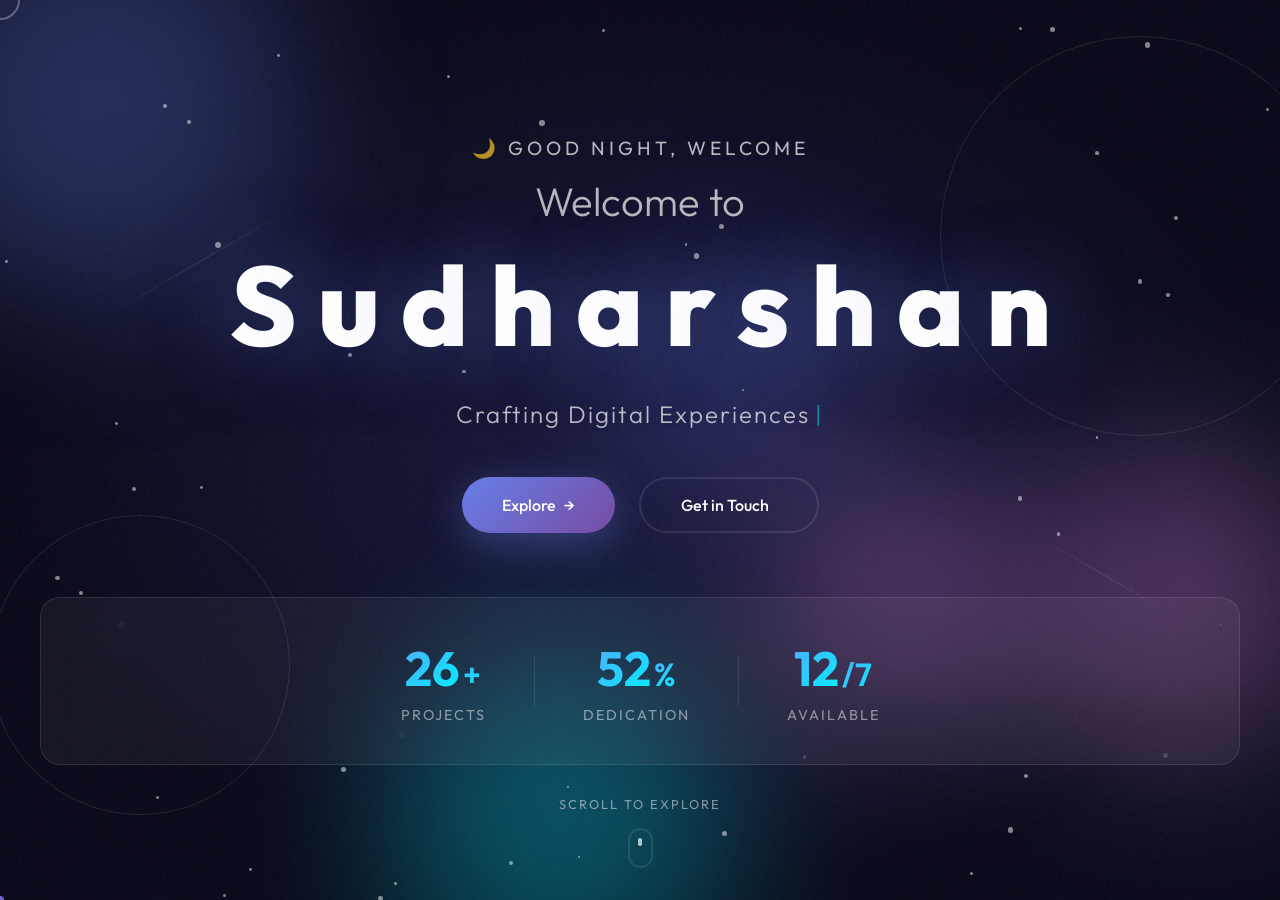
<file: index.html>
<!DOCTYPE html>
<html lang="en">
<head>
    <meta charset="UTF-8">
    <meta name="viewport" content="width=device-width, initial-scale=1.0">
    <meta name="description" content="Welcome to Sudharshan's interactive portfolio page">
    <title>Welcome to Sudharshan</title>
    <link rel="preconnect" href="https://fonts.googleapis.com">
    <link rel="preconnect" href="https://fonts.gstatic.com" crossorigin>
    <link href="https://fonts.googleapis.com/css2?family=Outfit:wght@300;400;500;600;700;800&display=swap" rel="stylesheet">
    <link rel="stylesheet" href="styles.css">
</head>
<body>
    <!-- Animated Background -->
    <div class="background-animation">
        <div class="floating-orb orb-1"></div>
        <div class="floating-orb orb-2"></div>
        <div class="floating-orb orb-3"></div>
        <div class="floating-orb orb-4"></div>
        <div class="floating-orb orb-5"></div>
    </div>

    <!-- Particle Container -->
    <div id="particles-container"></div>

    <!-- Main Content -->
    <main class="main-container">
        <div class="content-wrapper">
            <!-- Welcome Section -->
            <section class="welcome-section">
                <div class="greeting-text">
                    <span class="greeting-line" id="greeting-line">Hello, Welcome</span>
                </div>
                
                <h1 class="main-title">
                    <span class="title-line">Welcome to</span>
                    <span class="name-highlight" id="name-text">
                        <span class="letter">S</span>
                        <span class="letter">u</span>
                        <span class="letter">d</span>
                        <span class="letter">h</span>
                        <span class="letter">a</span>
                        <span class="letter">r</span>
                        <span class="letter">s</span>
                        <span class="letter">h</span>
                        <span class="letter">a</span>
                        <span class="letter">n</span>
                    </span>
                </h1>

                <p class="tagline" id="tagline">
                    <span class="tagline-text">Crafting Digital Experiences</span>
                </p>

                <!-- Interactive Elements -->
                <div class="cta-container">
                    <button class="cta-button primary" id="explore-btn">
                        <span class="btn-text">Explore</span>
                        <span class="btn-icon">→</span>
                        <div class="btn-glow"></div>
                    </button>
                    <button class="cta-button secondary" id="contact-btn">
                        <span class="btn-text">Get in Touch</span>
                        <div class="btn-border"></div>
                    </button>
                </div>

                <!-- Stats Section -->
                <div class="stats-container" id="stats">
                    <div class="stat-item">
                        <span class="stat-number" data-target="50">0</span>
                        <span class="stat-plus">+</span>
                        <span class="stat-label">Projects</span>
                    </div>
                    <div class="stat-divider"></div>
                    <div class="stat-item">
                        <span class="stat-number" data-target="100">0</span>
                        <span class="stat-plus">%</span>
                        <span class="stat-label">Dedication</span>
                    </div>
                    <div class="stat-divider"></div>
                    <div class="stat-item">
                        <span class="stat-number" data-target="24">0</span>
                        <span class="stat-plus">/7</span>
                        <span class="stat-label">Available</span>
                    </div>
                </div>
            </section>

            <!-- Decorative Elements -->
            <div class="decorative-circle circle-1"></div>
            <div class="decorative-circle circle-2"></div>
            <div class="decorative-line line-1"></div>
            <div class="decorative-line line-2"></div>
        </div>

        <!-- Scroll Indicator -->
        <div class="scroll-indicator" id="scroll-indicator">
            <span class="scroll-text">Scroll to explore</span>
            <div class="scroll-mouse">
                <div class="scroll-wheel"></div>
            </div>
        </div>
    </main>

    <!-- Cursor Follower -->
    <div class="cursor-follower" id="cursor-follower"></div>
    <div class="cursor-dot" id="cursor-dot"></div>

    <script src="script.js"></script>
</body>
</html>
</file>
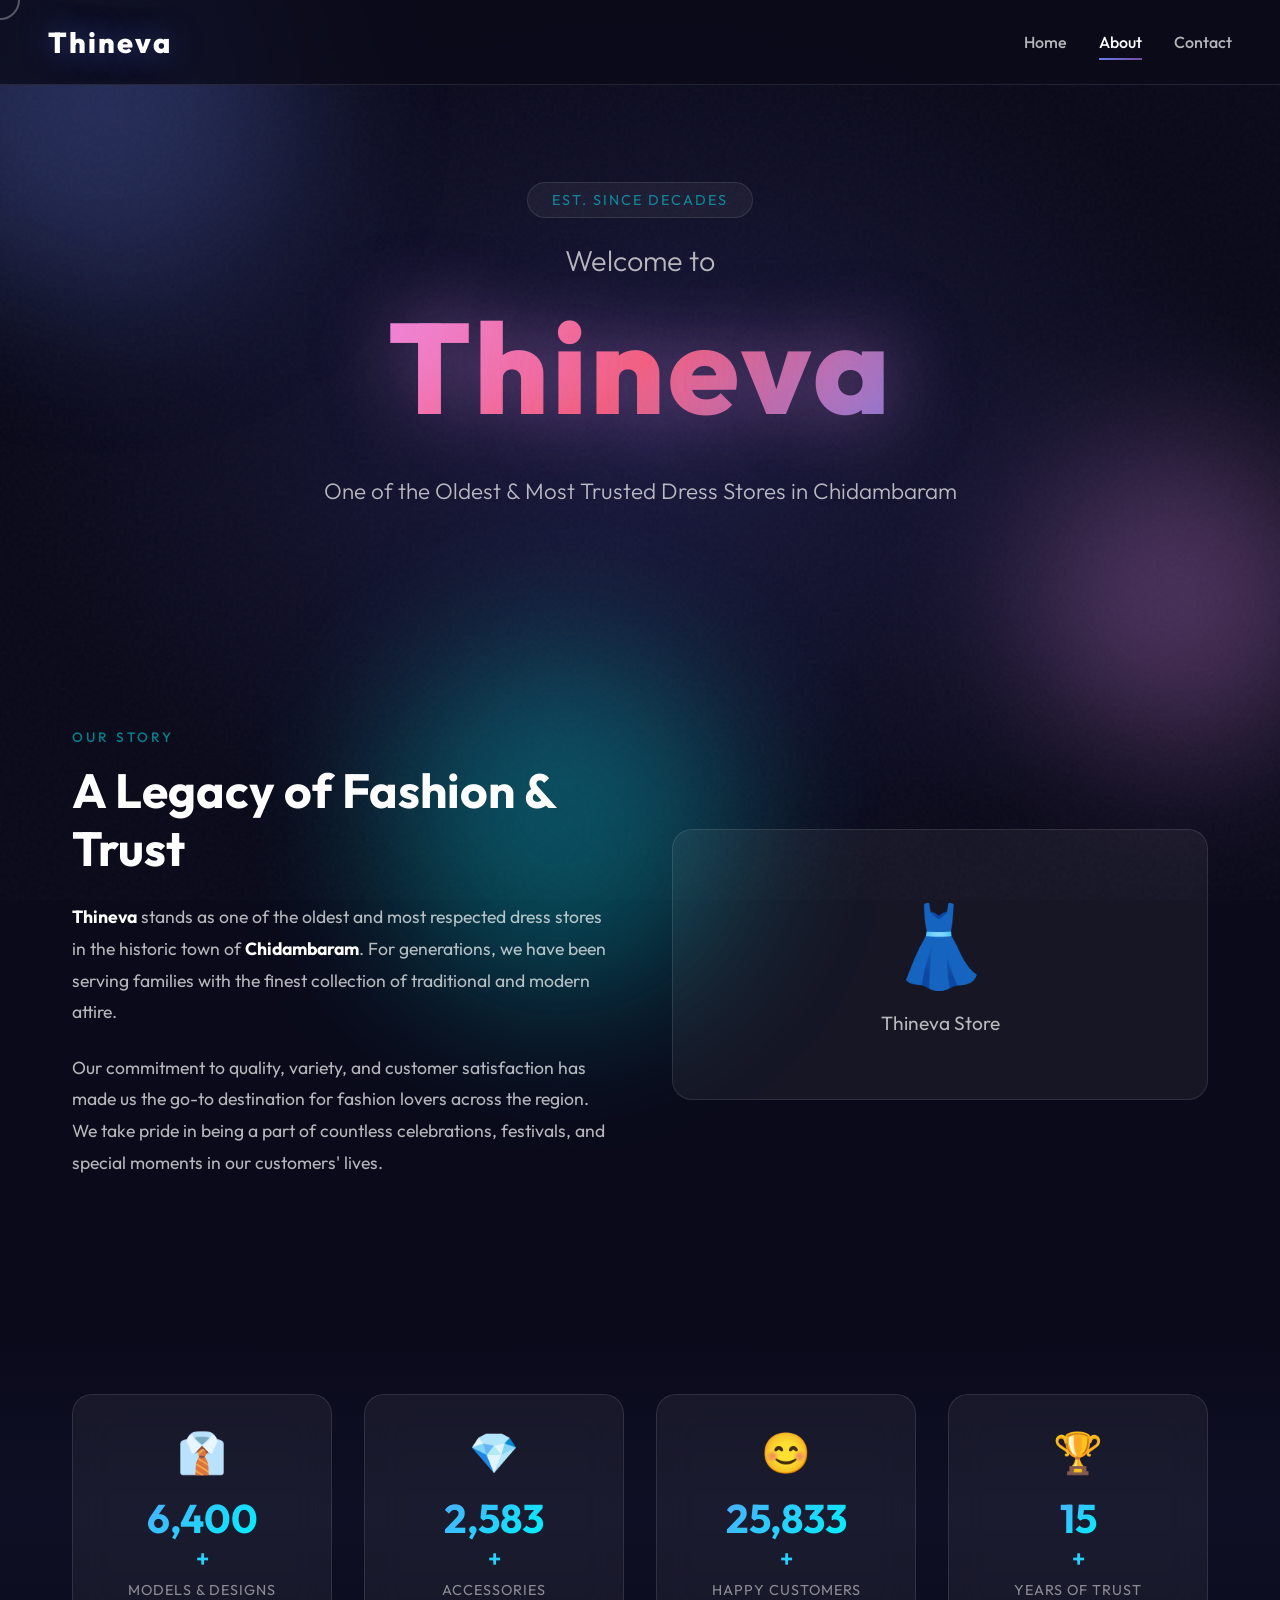
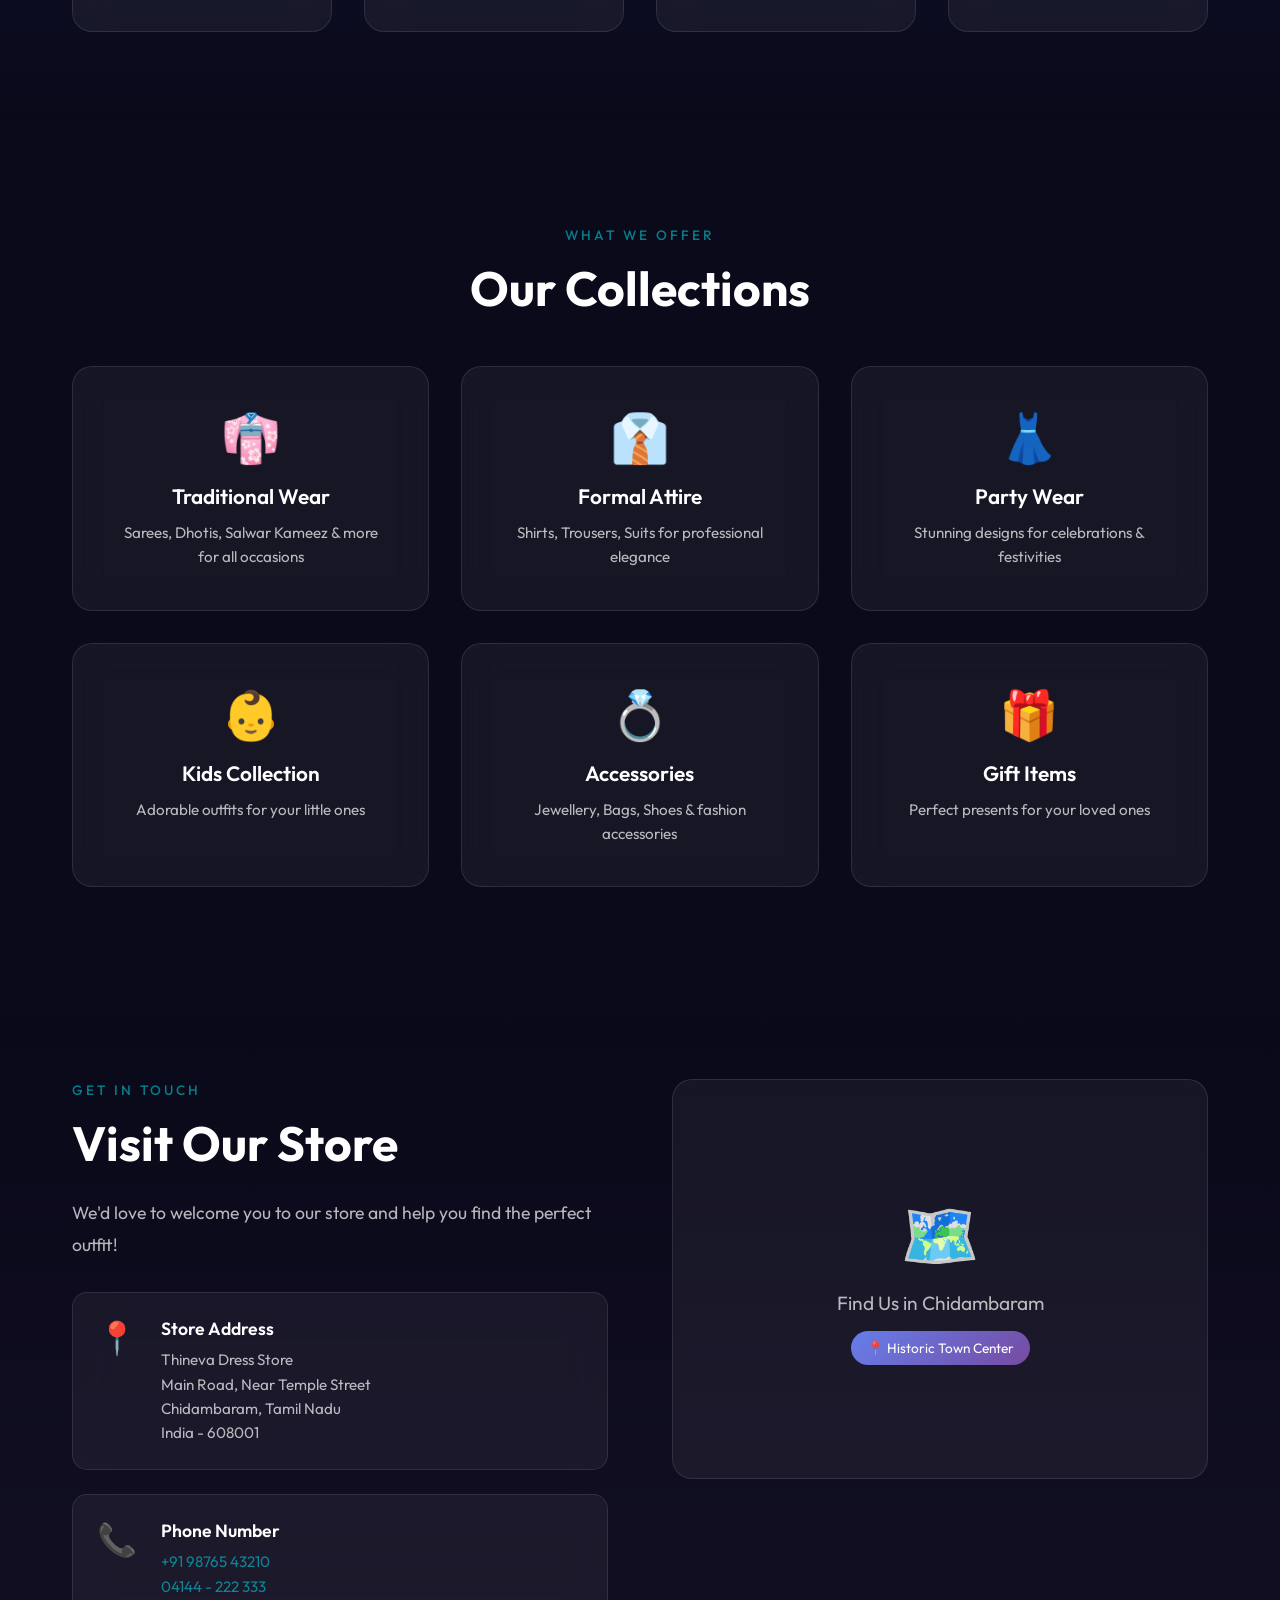
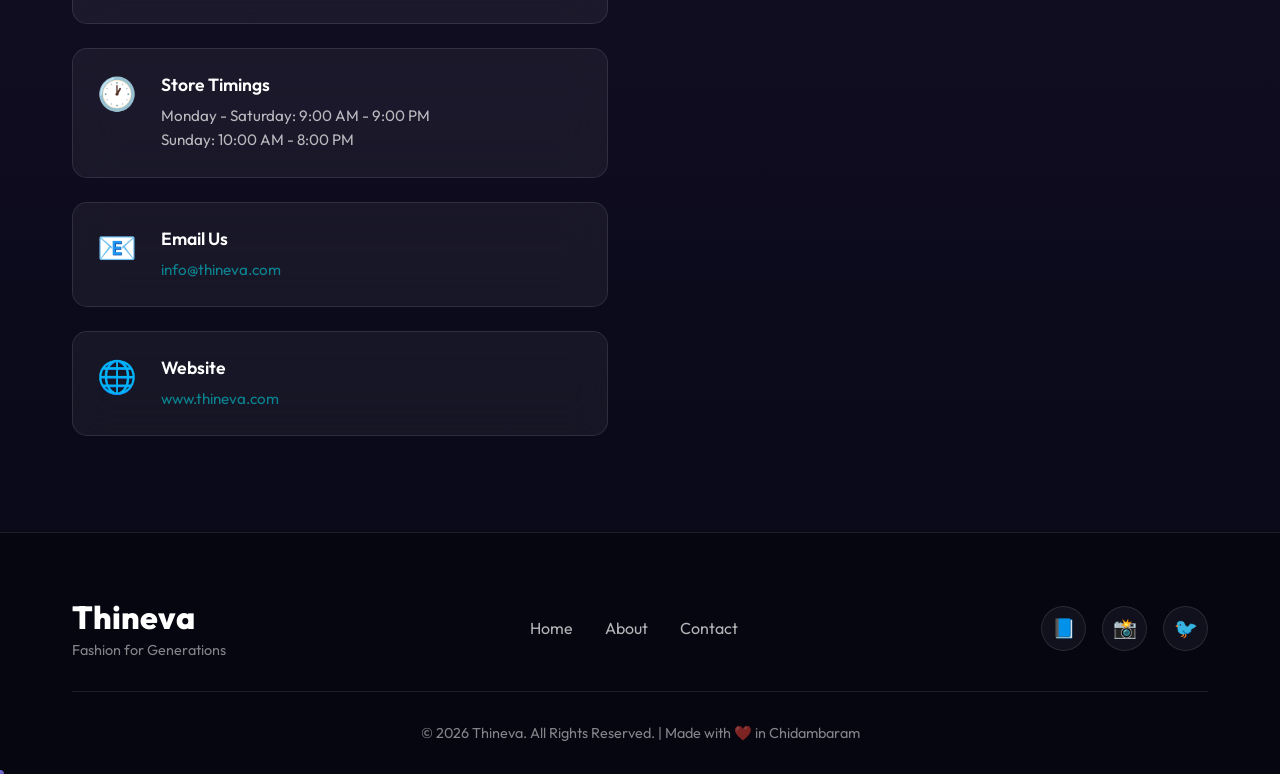
<file: about.html>
<!DOCTYPE html>
<html lang="en">

<head>
    <meta charset="UTF-8">
    <meta name="viewport" content="width=device-width, initial-scale=1.0">
    <meta name="description"
        content="Thineva - One of the oldest and most trusted dress stores in Chidambaram with 12000+ models and accessories">
    <title>About Thineva | Premium Dress Store in Chidambaram</title>
    <link rel="preconnect" href="https://fonts.googleapis.com">
    <link rel="preconnect" href="https://fonts.gstatic.com" crossorigin>
    <link href="https://fonts.googleapis.com/css2?family=Outfit:wght@300;400;500;600;700;800&display=swap"
        rel="stylesheet">
    <link rel="stylesheet" href="styles.css">
    <link rel="stylesheet" href="about.css">
</head>

<body>
    <!-- Animated Background -->
    <div class="background-animation">
        <div class="floating-orb orb-1"></div>
        <div class="floating-orb orb-2"></div>
        <div class="floating-orb orb-3"></div>
    </div>

    <!-- Navigation -->
    <nav class="navbar">
        <a href="index.html" class="nav-logo">Thineva</a>
        <div class="nav-links">
            <a href="index.html" class="nav-link">Home</a>
            <a href="about.html" class="nav-link active">About</a>
            <a href="#contact" class="nav-link">Contact</a>
        </div>
    </nav>

    <!-- Hero Section -->
    <section class="about-hero">
        <div class="hero-content">
            <span class="hero-badge">Est. Since Decades</span>
            <h1 class="hero-title">
                <span class="title-small">Welcome to</span>
                <span class="title-large">Thineva</span>
            </h1>
            <p class="hero-subtitle">One of the Oldest & Most Trusted Dress Stores in Chidambaram</p>
        </div>
    </section>

    <!-- About Section -->
    <section class="about-section">
        <div class="container">
            <div class="about-grid">
                <div class="about-content">
                    <span class="section-tag">Our Story</span>
                    <h2 class="section-title">A Legacy of Fashion & Trust</h2>
                    <p class="about-text">
                        <strong>Thineva</strong> stands as one of the oldest and most respected dress stores in the
                        historic town of <strong>Chidambaram</strong>. For generations, we have been serving families
                        with the finest collection of traditional and modern attire.
                    </p>
                    <p class="about-text">
                        Our commitment to quality, variety, and customer satisfaction has made us the go-to destination
                        for fashion lovers across the region. We take pride in being a part of countless celebrations,
                        festivals, and special moments in our customers' lives.
                    </p>
                </div>
                <div class="about-image">
                    <div class="image-placeholder">
                        <span class="placeholder-icon">👗</span>
                        <span class="placeholder-text">Thineva Store</span>
                    </div>
                </div>
            </div>
        </div>
    </section>

    <!-- Stats Section -->
    <section class="stats-section">
        <div class="container">
            <div class="stats-grid">
                <div class="stat-card">
                    <div class="stat-icon">👔</div>
                    <div class="stat-value" data-target="12000">0</div>
                    <div class="stat-plus">+</div>
                    <div class="stat-label">Models & Designs</div>
                </div>
                <div class="stat-card">
                    <div class="stat-icon">💎</div>
                    <div class="stat-value" data-target="5000">0</div>
                    <div class="stat-plus">+</div>
                    <div class="stat-label">Accessories</div>
                </div>
                <div class="stat-card">
                    <div class="stat-icon">😊</div>
                    <div class="stat-value" data-target="50000">0</div>
                    <div class="stat-plus">+</div>
                    <div class="stat-label">Happy Customers</div>
                </div>
                <div class="stat-card">
                    <div class="stat-icon">🏆</div>
                    <div class="stat-value" data-target="30">0</div>
                    <div class="stat-plus">+</div>
                    <div class="stat-label">Years of Trust</div>
                </div>
            </div>
        </div>
    </section>

    <!-- What We Offer -->
    <section class="offerings-section">
        <div class="container">
            <div class="section-header">
                <span class="section-tag">What We Offer</span>
                <h2 class="section-title">Our Collections</h2>
            </div>
            <div class="offerings-grid">
                <div class="offering-card">
                    <div class="offering-icon">👘</div>
                    <h3 class="offering-title">Traditional Wear</h3>
                    <p class="offering-desc">Sarees, Dhotis, Salwar Kameez & more for all occasions</p>
                </div>
                <div class="offering-card">
                    <div class="offering-icon">👔</div>
                    <h3 class="offering-title">Formal Attire</h3>
                    <p class="offering-desc">Shirts, Trousers, Suits for professional elegance</p>
                </div>
                <div class="offering-card">
                    <div class="offering-icon">👗</div>
                    <h3 class="offering-title">Party Wear</h3>
                    <p class="offering-desc">Stunning designs for celebrations & festivities</p>
                </div>
                <div class="offering-card">
                    <div class="offering-icon">👶</div>
                    <h3 class="offering-title">Kids Collection</h3>
                    <p class="offering-desc">Adorable outfits for your little ones</p>
                </div>
                <div class="offering-card">
                    <div class="offering-icon">💍</div>
                    <h3 class="offering-title">Accessories</h3>
                    <p class="offering-desc">Jewellery, Bags, Shoes & fashion accessories</p>
                </div>
                <div class="offering-card">
                    <div class="offering-icon">🎁</div>
                    <h3 class="offering-title">Gift Items</h3>
                    <p class="offering-desc">Perfect presents for your loved ones</p>
                </div>
            </div>
        </div>
    </section>

    <!-- Contact Section -->
    <section class="contact-section" id="contact">
        <div class="container">
            <div class="contact-grid">
                <div class="contact-info">
                    <span class="section-tag">Get In Touch</span>
                    <h2 class="section-title">Visit Our Store</h2>
                    <p class="contact-desc">We'd love to welcome you to our store and help you find the perfect outfit!
                    </p>

                    <div class="contact-cards">
                        <div class="contact-card">
                            <div class="contact-icon">📍</div>
                            <div class="contact-details">
                                <h4>Store Address</h4>
                                <p>Thineva Dress Store<br>
                                    Main Road, Near Temple Street<br>
                                    Chidambaram, Tamil Nadu<br>
                                    India - 608001</p>
                            </div>
                        </div>

                        <div class="contact-card">
                            <div class="contact-icon">📞</div>
                            <div class="contact-details">
                                <h4>Phone Number</h4>
                                <p><a href="tel:+919876543210">+91 98765 43210</a></p>
                                <p><a href="tel:+914144222333">04144 - 222 333</a></p>
                            </div>
                        </div>

                        <div class="contact-card">
                            <div class="contact-icon">🕐</div>
                            <div class="contact-details">
                                <h4>Store Timings</h4>
                                <p>Monday - Saturday: 9:00 AM - 9:00 PM</p>
                                <p>Sunday: 10:00 AM - 8:00 PM</p>
                            </div>
                        </div>

                        <div class="contact-card">
                            <div class="contact-icon">📧</div>
                            <div class="contact-details">
                                <h4>Email Us</h4>
                                <p><a href="mailto:info@thineva.com">info@thineva.com</a></p>
                            </div>
                        </div>

                        <div class="contact-card">
                            <div class="contact-icon">🌐</div>
                            <div class="contact-details">
                                <h4>Website</h4>
                                <p><a href="https://www.thineva.com" target="_blank">www.thineva.com</a></p>
                            </div>
                        </div>
                    </div>
                </div>

                <div class="map-container">
                    <div class="map-placeholder">
                        <div class="map-icon">🗺️</div>
                        <p>Find Us in Chidambaram</p>
                        <span class="map-badge">📍 Historic Town Center</span>
                    </div>
                </div>
            </div>
        </div>
    </section>

    <!-- Footer -->
    <footer class="footer">
        <div class="container">
            <div class="footer-content">
                <div class="footer-brand">
                    <h3 class="footer-logo">Thineva</h3>
                    <p class="footer-tagline">Fashion for Generations</p>
                </div>
                <div class="footer-links">
                    <a href="index.html">Home</a>
                    <a href="about.html">About</a>
                    <a href="#contact">Contact</a>
                </div>
                <div class="footer-social">
                    <a href="#" class="social-link">📘</a>
                    <a href="#" class="social-link">📸</a>
                    <a href="#" class="social-link">🐦</a>
                </div>
            </div>
            <div class="footer-bottom">
                <p>&copy; 2026 Thineva. All Rights Reserved. | Made with ❤️ in Chidambaram</p>
            </div>
        </div>
    </footer>

    <!-- Cursor Follower -->
    <div class="cursor-follower" id="cursor-follower"></div>
    <div class="cursor-dot" id="cursor-dot"></div>

    <script src="about.js"></script>
</body>

</html>
</file>
<file: styles.css>
/* ===== CSS Variables & Reset ===== */
:root {
    --primary-gradient: linear-gradient(135deg, #667eea 0%, #764ba2 100%);
    --secondary-gradient: linear-gradient(135deg, #f093fb 0%, #f5576c 100%);
    --accent-gradient: linear-gradient(135deg, #4facfe 0%, #00f2fe 100%);
    --dark-bg: #0a0a1a;
    --darker-bg: #050510;
    --text-primary: #ffffff;
    --text-secondary: rgba(255, 255, 255, 0.7);
    --text-muted: rgba(255, 255, 255, 0.5);
    --glow-purple: rgba(102, 126, 234, 0.5);
    --glow-pink: rgba(240, 147, 251, 0.5);
    --glow-cyan: rgba(0, 242, 254, 0.5);
    --glass-bg: rgba(255, 255, 255, 0.05);
    --glass-border: rgba(255, 255, 255, 0.1);
}

* {
    margin: 0;
    padding: 0;
    box-sizing: border-box;
}

html {
    scroll-behavior: smooth;
}

body {
    font-family: 'Outfit', sans-serif;
    background: var(--dark-bg);
    color: var(--text-primary);
    min-height: 100vh;
    overflow-x: hidden;
    cursor: none;
}

/* ===== Custom Cursor ===== */
.cursor-follower {
    width: 40px;
    height: 40px;
    border: 2px solid rgba(255, 255, 255, 0.3);
    border-radius: 50%;
    position: fixed;
    pointer-events: none;
    transition: transform 0.15s ease-out, width 0.2s, height 0.2s, border-color 0.2s;
    z-index: 9999;
    transform: translate(-50%, -50%);
}

.cursor-follower.hover {
    width: 60px;
    height: 60px;
    border-color: var(--glow-purple);
    background: rgba(102, 126, 234, 0.1);
}

.cursor-dot {
    width: 8px;
    height: 8px;
    background: var(--primary-gradient);
    border-radius: 50%;
    position: fixed;
    pointer-events: none;
    z-index: 10000;
    transform: translate(-50%, -50%);
    transition: transform 0.05s ease-out;
}

/* ===== Background Animation ===== */
.background-animation {
    position: fixed;
    top: 0;
    left: 0;
    width: 100%;
    height: 100%;
    z-index: -2;
    background: radial-gradient(ellipse at center, #1a1a3e 0%, var(--dark-bg) 70%);
}

.floating-orb {
    position: absolute;
    border-radius: 50%;
    filter: blur(80px);
    opacity: 0.6;
    animation: float 20s infinite ease-in-out;
}

.orb-1 {
    width: 400px;
    height: 400px;
    background: var(--glow-purple);
    top: -100px;
    left: -100px;
    animation-delay: 0s;
}

.orb-2 {
    width: 300px;
    height: 300px;
    background: var(--glow-pink);
    top: 50%;
    right: -50px;
    animation-delay: -5s;
}

.orb-3 {
    width: 350px;
    height: 350px;
    background: var(--glow-cyan);
    bottom: -100px;
    left: 30%;
    animation-delay: -10s;
}

.orb-4 {
    width: 200px;
    height: 200px;
    background: var(--glow-purple);
    top: 30%;
    left: 50%;
    animation-delay: -15s;
}

.orb-5 {
    width: 250px;
    height: 250px;
    background: var(--glow-pink);
    bottom: 20%;
    right: 20%;
    animation-delay: -7s;
}

@keyframes float {

    0%,
    100% {
        transform: translate(0, 0) rotate(0deg);
    }

    25% {
        transform: translate(50px, 50px) rotate(90deg);
    }

    50% {
        transform: translate(-30px, 80px) rotate(180deg);
    }

    75% {
        transform: translate(-60px, 20px) rotate(270deg);
    }
}

/* ===== Particles ===== */
#particles-container {
    position: fixed;
    top: 0;
    left: 0;
    width: 100%;
    height: 100%;
    z-index: -1;
    overflow: hidden;
}

.particle {
    position: absolute;
    width: 4px;
    height: 4px;
    background: rgba(255, 255, 255, 0.5);
    border-radius: 50%;
    animation: twinkle 3s infinite ease-in-out;
}

@keyframes twinkle {

    0%,
    100% {
        opacity: 0.3;
        transform: scale(1);
    }

    50% {
        opacity: 1;
        transform: scale(1.5);
    }
}

/* ===== Main Container ===== */
.main-container {
    min-height: 100vh;
    display: flex;
    flex-direction: column;
    justify-content: center;
    align-items: center;
    padding: 2rem;
    position: relative;
}

.content-wrapper {
    max-width: 1200px;
    width: 100%;
    text-align: center;
    position: relative;
    z-index: 1;
}

/* ===== Welcome Section ===== */
.welcome-section {
    animation: fadeInUp 1s ease-out;
}

@keyframes fadeInUp {
    from {
        opacity: 0;
        transform: translateY(40px);
    }

    to {
        opacity: 1;
        transform: translateY(0);
    }
}

.greeting-text {
    margin-bottom: 1rem;
    overflow: hidden;
}

.greeting-line {
    display: inline-block;
    font-size: 1.2rem;
    font-weight: 400;
    color: var(--text-secondary);
    letter-spacing: 4px;
    text-transform: uppercase;
    animation: slideIn 0.8s ease-out 0.3s both;
}

@keyframes slideIn {
    from {
        opacity: 0;
        transform: translateX(-30px);
    }

    to {
        opacity: 1;
        transform: translateX(0);
    }
}

.main-title {
    margin-bottom: 1.5rem;
}

.title-line {
    display: block;
    font-size: clamp(1.5rem, 4vw, 2.5rem);
    font-weight: 300;
    color: var(--text-secondary);
    margin-bottom: 0.5rem;
    animation: fadeIn 0.8s ease-out 0.5s both;
}

@keyframes fadeIn {
    from {
        opacity: 0;
    }

    to {
        opacity: 1;
    }
}

.name-highlight {
    display: inline-block;
    font-size: clamp(3rem, 10vw, 7rem);
    font-weight: 800;
    color: #ffffff;
    position: relative;
    text-shadow: 0 0 80px var(--glow-purple);
}

.letter {
    display: inline-block;
    animation: letterPop 0.6s ease-out both;
    transition: transform 0.3s ease, color 0.3s ease;
}

.letter:nth-child(1) {
    animation-delay: 0.7s;
}

.letter:nth-child(2) {
    animation-delay: 0.75s;
}

.letter:nth-child(3) {
    animation-delay: 0.8s;
}

.letter:nth-child(4) {
    animation-delay: 0.85s;
}

.letter:nth-child(5) {
    animation-delay: 0.9s;
}

.letter:nth-child(6) {
    animation-delay: 0.95s;
}

.letter:nth-child(7) {
    animation-delay: 1s;
}

.letter:nth-child(8) {
    animation-delay: 1.05s;
}

.letter:nth-child(9) {
    animation-delay: 1.1s;
}

.letter:nth-child(10) {
    animation-delay: 1.15s;
}

@keyframes letterPop {
    0% {
        opacity: 0;
        transform: translateY(50px) rotateX(-90deg);
    }

    100% {
        opacity: 1;
        transform: translateY(0) rotateX(0);
    }
}

.letter:hover {
    transform: translateY(-10px) scale(1.2);
    filter: drop-shadow(0 0 20px var(--glow-purple));
}

/* ===== Tagline ===== */
.tagline {
    margin-bottom: 3rem;
    animation: fadeIn 0.8s ease-out 1.3s both;
}

.tagline-text {
    font-size: clamp(1rem, 2.5vw, 1.5rem);
    font-weight: 300;
    color: var(--text-secondary);
    letter-spacing: 2px;
    position: relative;
}

.tagline-text::after {
    content: '|';
    animation: blink 1s infinite;
    margin-left: 5px;
    color: var(--glow-cyan);
}

@keyframes blink {

    0%,
    100% {
        opacity: 1;
    }

    50% {
        opacity: 0;
    }
}

/* ===== CTA Buttons ===== */
.cta-container {
    display: flex;
    gap: 1.5rem;
    justify-content: center;
    flex-wrap: wrap;
    margin-bottom: 4rem;
    animation: fadeIn 0.8s ease-out 1.5s both;
}

.cta-button {
    position: relative;
    padding: 1rem 2.5rem;
    font-family: 'Outfit', sans-serif;
    font-size: 1rem;
    font-weight: 500;
    border: none;
    border-radius: 50px;
    cursor: none;
    overflow: hidden;
    transition: transform 0.3s ease, box-shadow 0.3s ease;
    display: flex;
    align-items: center;
    gap: 0.5rem;
}

.cta-button.primary {
    background: var(--primary-gradient);
    color: white;
    box-shadow: 0 10px 40px rgba(102, 126, 234, 0.4);
}

.cta-button.primary:hover {
    transform: translateY(-5px) scale(1.05);
    box-shadow: 0 20px 60px rgba(102, 126, 234, 0.6);
}

.cta-button.primary .btn-glow {
    position: absolute;
    top: 0;
    left: -100%;
    width: 100%;
    height: 100%;
    background: linear-gradient(90deg, transparent, rgba(255, 255, 255, 0.3), transparent);
    transition: left 0.5s ease;
}

.cta-button.primary:hover .btn-glow {
    left: 100%;
}

.cta-button.secondary {
    background: transparent;
    color: white;
    border: 2px solid var(--glass-border);
    backdrop-filter: blur(10px);
}

.cta-button.secondary:hover {
    transform: translateY(-5px);
    border-color: var(--glow-purple);
    box-shadow: 0 10px 40px rgba(102, 126, 234, 0.3);
}

.btn-icon {
    transition: transform 0.3s ease;
}

.cta-button:hover .btn-icon {
    transform: translateX(5px);
}

/* ===== Stats Section ===== */
.stats-container {
    display: flex;
    justify-content: center;
    align-items: center;
    gap: 2rem;
    flex-wrap: wrap;
    padding: 2rem 3rem;
    background: var(--glass-bg);
    border: 1px solid var(--glass-border);
    border-radius: 20px;
    backdrop-filter: blur(20px);
    animation: fadeIn 0.8s ease-out 1.7s both;
}

.stat-item {
    text-align: center;
    padding: 0.5rem 1rem;
}

.stat-number {
    font-size: clamp(2rem, 5vw, 3rem);
    font-weight: 700;
    background: var(--accent-gradient);
    -webkit-background-clip: text;
    -webkit-text-fill-color: transparent;
    background-clip: text;
}

.stat-plus {
    font-size: clamp(1.5rem, 3vw, 2rem);
    font-weight: 600;
    background: var(--accent-gradient);
    -webkit-background-clip: text;
    -webkit-text-fill-color: transparent;
    background-clip: text;
}

.stat-label {
    display: block;
    font-size: 0.9rem;
    color: var(--text-muted);
    text-transform: uppercase;
    letter-spacing: 2px;
    margin-top: 0.5rem;
}

.stat-divider {
    width: 1px;
    height: 50px;
    background: var(--glass-border);
}

/* ===== Decorative Elements ===== */
.decorative-circle {
    position: absolute;
    border-radius: 50%;
    border: 1px solid var(--glass-border);
    pointer-events: none;
}

.circle-1 {
    width: 400px;
    height: 400px;
    top: -100px;
    right: -100px;
    animation: rotate 30s linear infinite;
}

.circle-2 {
    width: 300px;
    height: 300px;
    bottom: -50px;
    left: -50px;
    animation: rotate 25s linear infinite reverse;
}

@keyframes rotate {
    from {
        transform: rotate(0deg);
    }

    to {
        transform: rotate(360deg);
    }
}

.decorative-line {
    position: absolute;
    height: 1px;
    background: linear-gradient(90deg, transparent, var(--glass-border), transparent);
    pointer-events: none;
}

.line-1 {
    width: 200px;
    top: 20%;
    left: 5%;
    transform: rotate(-30deg);
}

.line-2 {
    width: 150px;
    bottom: 30%;
    right: 5%;
    transform: rotate(30deg);
}

/* ===== Scroll Indicator ===== */
.scroll-indicator {
    position: absolute;
    bottom: 2rem;
    left: 50%;
    transform: translateX(-50%);
    display: flex;
    flex-direction: column;
    align-items: center;
    gap: 1rem;
    animation: fadeIn 1s ease-out 2s both;
}

.scroll-text {
    font-size: 0.8rem;
    color: var(--text-muted);
    text-transform: uppercase;
    letter-spacing: 2px;
}

.scroll-mouse {
    width: 25px;
    height: 40px;
    border: 2px solid var(--glass-border);
    border-radius: 15px;
    position: relative;
}

.scroll-wheel {
    width: 4px;
    height: 8px;
    background: var(--text-secondary);
    border-radius: 2px;
    position: absolute;
    top: 8px;
    left: 50%;
    transform: translateX(-50%);
    animation: scrollWheel 2s infinite;
}

@keyframes scrollWheel {
    0% {
        opacity: 1;
        transform: translateX(-50%) translateY(0);
    }

    100% {
        opacity: 0;
        transform: translateX(-50%) translateY(15px);
    }
}

/* ===== Responsive Design ===== */
@media (max-width: 768px) {
    .stats-container {
        padding: 1.5rem 2rem;
        gap: 1rem;
    }

    .stat-divider {
        display: none;
    }

    .stat-item {
        flex: 1 1 100px;
    }

    .cta-container {
        flex-direction: column;
        align-items: center;
    }

    .cta-button {
        width: 100%;
        max-width: 280px;
        justify-content: center;
    }

    .cursor-follower,
    .cursor-dot {
        display: none;
    }

    body {
        cursor: auto;
    }
}

@media (max-width: 480px) {
    .main-container {
        padding: 1rem;
    }

    .greeting-line {
        font-size: 0.9rem;
        letter-spacing: 2px;
    }

    .stats-container {
        flex-direction: column;
        gap: 1.5rem;
    }
}

/* ===== Interactive States ===== */
.interactive-hover {
    transition: all 0.3s ease;
}

.interactive-hover:hover {
    transform: scale(1.05);
}

/* ===== Glass Morphism Effect ===== */
.glass-card {
    background: var(--glass-bg);
    border: 1px solid var(--glass-border);
    border-radius: 20px;
    backdrop-filter: blur(20px);
    padding: 2rem;
}

/* ===== Gradient Text Utility ===== */
.gradient-text {
    background: var(--primary-gradient);
    -webkit-background-clip: text;
    -webkit-text-fill-color: transparent;
    background-clip: text;
}

/* ===== Noise Overlay ===== */
body::before {
    content: '';
    position: fixed;
    top: 0;
    left: 0;
    width: 100%;
    height: 100%;
    background-image: url("data:image/svg+xml,%3Csvg viewBox='0 0 256 256' xmlns='http://www.w3.org/2000/svg'%3E%3Cfilter id='noise'%3E%3CfeTurbulence type='fractalNoise' baseFrequency='0.9' numOctaves='4' stitchTiles='stitch'/%3E%3C/filter%3E%3Crect width='100%25' height='100%25' filter='url(%23noise)'/%3E%3C/svg%3E");
    opacity: 0.03;
    pointer-events: none;
    z-index: 1000;
}
</file>
<file: about.css>
/* ===== About Page Specific Styles ===== */

/* Navigation */
.navbar {
    position: fixed;
    top: 0;
    left: 0;
    right: 0;
    padding: 1.5rem 3rem;
    display: flex;
    justify-content: space-between;
    align-items: center;
    z-index: 1000;
    background: rgba(10, 10, 26, 0.8);
    backdrop-filter: blur(20px);
    border-bottom: 1px solid var(--glass-border);
}

.nav-logo {
    font-size: 1.8rem;
    font-weight: 800;
    color: #ffffff;
    text-decoration: none;
    letter-spacing: 2px;
    text-shadow: 0 0 30px var(--glow-purple);
}

.nav-links {
    display: flex;
    gap: 2rem;
}

.nav-link {
    color: var(--text-secondary);
    text-decoration: none;
    font-weight: 500;
    font-size: 1rem;
    transition: all 0.3s ease;
    position: relative;
    padding: 0.5rem 0;
}

.nav-link::after {
    content: '';
    position: absolute;
    bottom: 0;
    left: 0;
    width: 0;
    height: 2px;
    background: var(--primary-gradient);
    transition: width 0.3s ease;
}

.nav-link:hover,
.nav-link.active {
    color: #ffffff;
}

.nav-link:hover::after,
.nav-link.active::after {
    width: 100%;
}

/* Hero Section */
.about-hero {
    min-height: 70vh;
    display: flex;
    align-items: center;
    justify-content: center;
    text-align: center;
    padding: 8rem 2rem 4rem;
    position: relative;
}

.hero-content {
    max-width: 800px;
    animation: fadeInUp 1s ease-out;
}

.hero-badge {
    display: inline-block;
    padding: 0.5rem 1.5rem;
    background: var(--glass-bg);
    border: 1px solid var(--glass-border);
    border-radius: 50px;
    font-size: 0.9rem;
    color: var(--glow-cyan);
    letter-spacing: 2px;
    text-transform: uppercase;
    margin-bottom: 1.5rem;
    backdrop-filter: blur(10px);
}

.hero-title {
    margin-bottom: 1.5rem;
}

.title-small {
    display: block;
    font-size: clamp(1.2rem, 3vw, 1.8rem);
    font-weight: 300;
    color: var(--text-secondary);
    margin-bottom: 0.5rem;
}

.title-large {
    display: block;
    font-size: clamp(3.5rem, 12vw, 8rem);
    font-weight: 800;
    background: linear-gradient(135deg, #f093fb 0%, #f5576c 50%, #667eea 100%);
    -webkit-background-clip: text;
    -webkit-text-fill-color: transparent;
    background-clip: text;
    text-shadow: 0 0 80px var(--glow-pink);
    letter-spacing: 3px;
}

.hero-subtitle {
    font-size: clamp(1rem, 2.5vw, 1.4rem);
    color: var(--text-secondary);
    font-weight: 300;
    line-height: 1.8;
}

/* Container */
.container {
    max-width: 1200px;
    margin: 0 auto;
    padding: 0 2rem;
}

/* Section Styling */
.section-tag {
    display: inline-block;
    font-size: 0.85rem;
    color: var(--glow-cyan);
    text-transform: uppercase;
    letter-spacing: 3px;
    margin-bottom: 1rem;
    font-weight: 500;
}

.section-title {
    font-size: clamp(2rem, 5vw, 3rem);
    font-weight: 700;
    color: #ffffff;
    margin-bottom: 1.5rem;
    line-height: 1.2;
}

.section-header {
    text-align: center;
    margin-bottom: 3rem;
}

/* About Section */
.about-section {
    padding: 6rem 0;
    position: relative;
}

.about-grid {
    display: grid;
    grid-template-columns: 1fr 1fr;
    gap: 4rem;
    align-items: center;
}

.about-content {
    animation: fadeInUp 0.8s ease-out;
}

.about-text {
    font-size: 1.1rem;
    color: var(--text-secondary);
    line-height: 1.8;
    margin-bottom: 1.5rem;
}

.about-text strong {
    color: #ffffff;
}

.about-image {
    animation: fadeInUp 0.8s ease-out 0.2s both;
}

.image-placeholder {
    background: var(--glass-bg);
    border: 1px solid var(--glass-border);
    border-radius: 20px;
    padding: 4rem;
    text-align: center;
    backdrop-filter: blur(20px);
    transition: transform 0.3s ease, box-shadow 0.3s ease;
}

.image-placeholder:hover {
    transform: translateY(-10px);
    box-shadow: 0 20px 60px rgba(102, 126, 234, 0.3);
}

.placeholder-icon {
    font-size: 5rem;
    display: block;
    margin-bottom: 1rem;
}

.placeholder-text {
    color: var(--text-secondary);
    font-size: 1.2rem;
}

/* Stats Section */
.stats-section {
    padding: 6rem 0;
    background: linear-gradient(180deg, transparent, rgba(102, 126, 234, 0.05), transparent);
}

.stats-grid {
    display: grid;
    grid-template-columns: repeat(4, 1fr);
    gap: 2rem;
}

.stat-card {
    background: var(--glass-bg);
    border: 1px solid var(--glass-border);
    border-radius: 20px;
    padding: 2rem;
    text-align: center;
    backdrop-filter: blur(20px);
    transition: all 0.3s ease;
}

.stat-card:hover {
    transform: translateY(-10px);
    border-color: var(--glow-purple);
    box-shadow: 0 20px 60px rgba(102, 126, 234, 0.2);
}

.stat-icon {
    font-size: 2.5rem;
    margin-bottom: 1rem;
}

.stat-card .stat-value {
    font-size: 2.5rem;
    font-weight: 700;
    background: var(--accent-gradient);
    -webkit-background-clip: text;
    -webkit-text-fill-color: transparent;
    background-clip: text;
    display: inline;
}

.stat-card .stat-plus {
    font-size: 1.5rem;
    font-weight: 600;
    background: var(--accent-gradient);
    -webkit-background-clip: text;
    -webkit-text-fill-color: transparent;
    background-clip: text;
}

.stat-card .stat-label {
    display: block;
    margin-top: 0.5rem;
    color: var(--text-muted);
    font-size: 0.9rem;
    text-transform: uppercase;
    letter-spacing: 1px;
}

/* Offerings Section */
.offerings-section {
    padding: 6rem 0;
}

.offerings-grid {
    display: grid;
    grid-template-columns: repeat(3, 1fr);
    gap: 2rem;
}

.offering-card {
    background: var(--glass-bg);
    border: 1px solid var(--glass-border);
    border-radius: 20px;
    padding: 2.5rem;
    text-align: center;
    backdrop-filter: blur(20px);
    transition: all 0.3s ease;
}

.offering-card:hover {
    transform: translateY(-10px) scale(1.02);
    border-color: var(--glow-pink);
    box-shadow: 0 20px 60px rgba(240, 147, 251, 0.2);
}

.offering-icon {
    font-size: 3rem;
    margin-bottom: 1rem;
}

.offering-title {
    font-size: 1.3rem;
    font-weight: 600;
    color: #ffffff;
    margin-bottom: 0.75rem;
}

.offering-desc {
    color: var(--text-secondary);
    font-size: 0.95rem;
    line-height: 1.6;
}

/* Contact Section */
.contact-section {
    padding: 6rem 0;
    background: linear-gradient(180deg, transparent, rgba(240, 147, 251, 0.03), transparent);
}

.contact-grid {
    display: grid;
    grid-template-columns: 1fr 1fr;
    gap: 4rem;
    align-items: start;
}

.contact-info {
    animation: fadeInUp 0.8s ease-out;
}

.contact-desc {
    color: var(--text-secondary);
    font-size: 1.1rem;
    line-height: 1.8;
    margin-bottom: 2rem;
}

.contact-cards {
    display: flex;
    flex-direction: column;
    gap: 1.5rem;
}

.contact-card {
    display: flex;
    gap: 1.5rem;
    padding: 1.5rem;
    background: var(--glass-bg);
    border: 1px solid var(--glass-border);
    border-radius: 15px;
    backdrop-filter: blur(20px);
    transition: all 0.3s ease;
}

.contact-card:hover {
    border-color: var(--glow-purple);
    transform: translateX(10px);
}

.contact-icon {
    font-size: 2rem;
    flex-shrink: 0;
}

.contact-details h4 {
    font-size: 1.1rem;
    font-weight: 600;
    color: #ffffff;
    margin-bottom: 0.5rem;
}

.contact-details p {
    color: var(--text-secondary);
    font-size: 0.95rem;
    line-height: 1.6;
    margin: 0;
}

.contact-details a {
    color: var(--glow-cyan);
    text-decoration: none;
    transition: color 0.3s ease;
}

.contact-details a:hover {
    color: #ffffff;
}

/* Map Container */
.map-container {
    animation: fadeInUp 0.8s ease-out 0.2s both;
}

.map-placeholder {
    background: var(--glass-bg);
    border: 1px solid var(--glass-border);
    border-radius: 20px;
    padding: 4rem;
    text-align: center;
    backdrop-filter: blur(20px);
    min-height: 400px;
    display: flex;
    flex-direction: column;
    align-items: center;
    justify-content: center;
}

.map-icon {
    font-size: 4rem;
    margin-bottom: 1rem;
}

.map-placeholder p {
    color: var(--text-secondary);
    font-size: 1.2rem;
    margin-bottom: 1rem;
}

.map-badge {
    display: inline-block;
    padding: 0.5rem 1rem;
    background: var(--primary-gradient);
    border-radius: 50px;
    font-size: 0.85rem;
    color: #ffffff;
}

/* Footer */
.footer {
    padding: 4rem 0 2rem;
    border-top: 1px solid var(--glass-border);
    background: rgba(5, 5, 16, 0.8);
}

.footer-content {
    display: flex;
    justify-content: space-between;
    align-items: center;
    flex-wrap: wrap;
    gap: 2rem;
    padding-bottom: 2rem;
    border-bottom: 1px solid var(--glass-border);
}

.footer-logo {
    font-size: 2rem;
    font-weight: 800;
    color: #ffffff;
    margin: 0;
}

.footer-tagline {
    color: var(--text-muted);
    font-size: 0.9rem;
    margin-top: 0.25rem;
}

.footer-links {
    display: flex;
    gap: 2rem;
}

.footer-links a {
    color: var(--text-secondary);
    text-decoration: none;
    transition: color 0.3s ease;
}

.footer-links a:hover {
    color: #ffffff;
}

.footer-social {
    display: flex;
    gap: 1rem;
}

.social-link {
    width: 45px;
    height: 45px;
    display: flex;
    align-items: center;
    justify-content: center;
    background: var(--glass-bg);
    border: 1px solid var(--glass-border);
    border-radius: 50%;
    font-size: 1.2rem;
    text-decoration: none;
    transition: all 0.3s ease;
}

.social-link:hover {
    background: var(--primary-gradient);
    border-color: transparent;
    transform: translateY(-5px);
}

.footer-bottom {
    text-align: center;
    padding-top: 2rem;
}

.footer-bottom p {
    color: var(--text-muted);
    font-size: 0.9rem;
}

/* Responsive Design */
@media (max-width: 1024px) {
    .stats-grid {
        grid-template-columns: repeat(2, 1fr);
    }

    .offerings-grid {
        grid-template-columns: repeat(2, 1fr);
    }
}

@media (max-width: 768px) {
    .navbar {
        padding: 1rem 1.5rem;
        flex-direction: column;
        gap: 1rem;
    }

    .nav-links {
        gap: 1rem;
    }

    .about-grid,
    .contact-grid {
        grid-template-columns: 1fr;
        gap: 2rem;
    }

    .stats-grid {
        grid-template-columns: repeat(2, 1fr);
        gap: 1rem;
    }

    .offerings-grid {
        grid-template-columns: 1fr;
    }

    .footer-content {
        flex-direction: column;
        text-align: center;
    }
}

@media (max-width: 480px) {
    .hero-badge {
        font-size: 0.75rem;
        padding: 0.4rem 1rem;
    }

    .stats-grid {
        grid-template-columns: 1fr;
    }

    .stat-card {
        padding: 1.5rem;
    }

    .contact-card {
        flex-direction: column;
        text-align: center;
        gap: 1rem;
    }
}

/* Animations */
@keyframes fadeInUp {
    from {
        opacity: 0;
        transform: translateY(40px);
    }

    to {
        opacity: 1;
        transform: translateY(0);
    }
}
</file>
